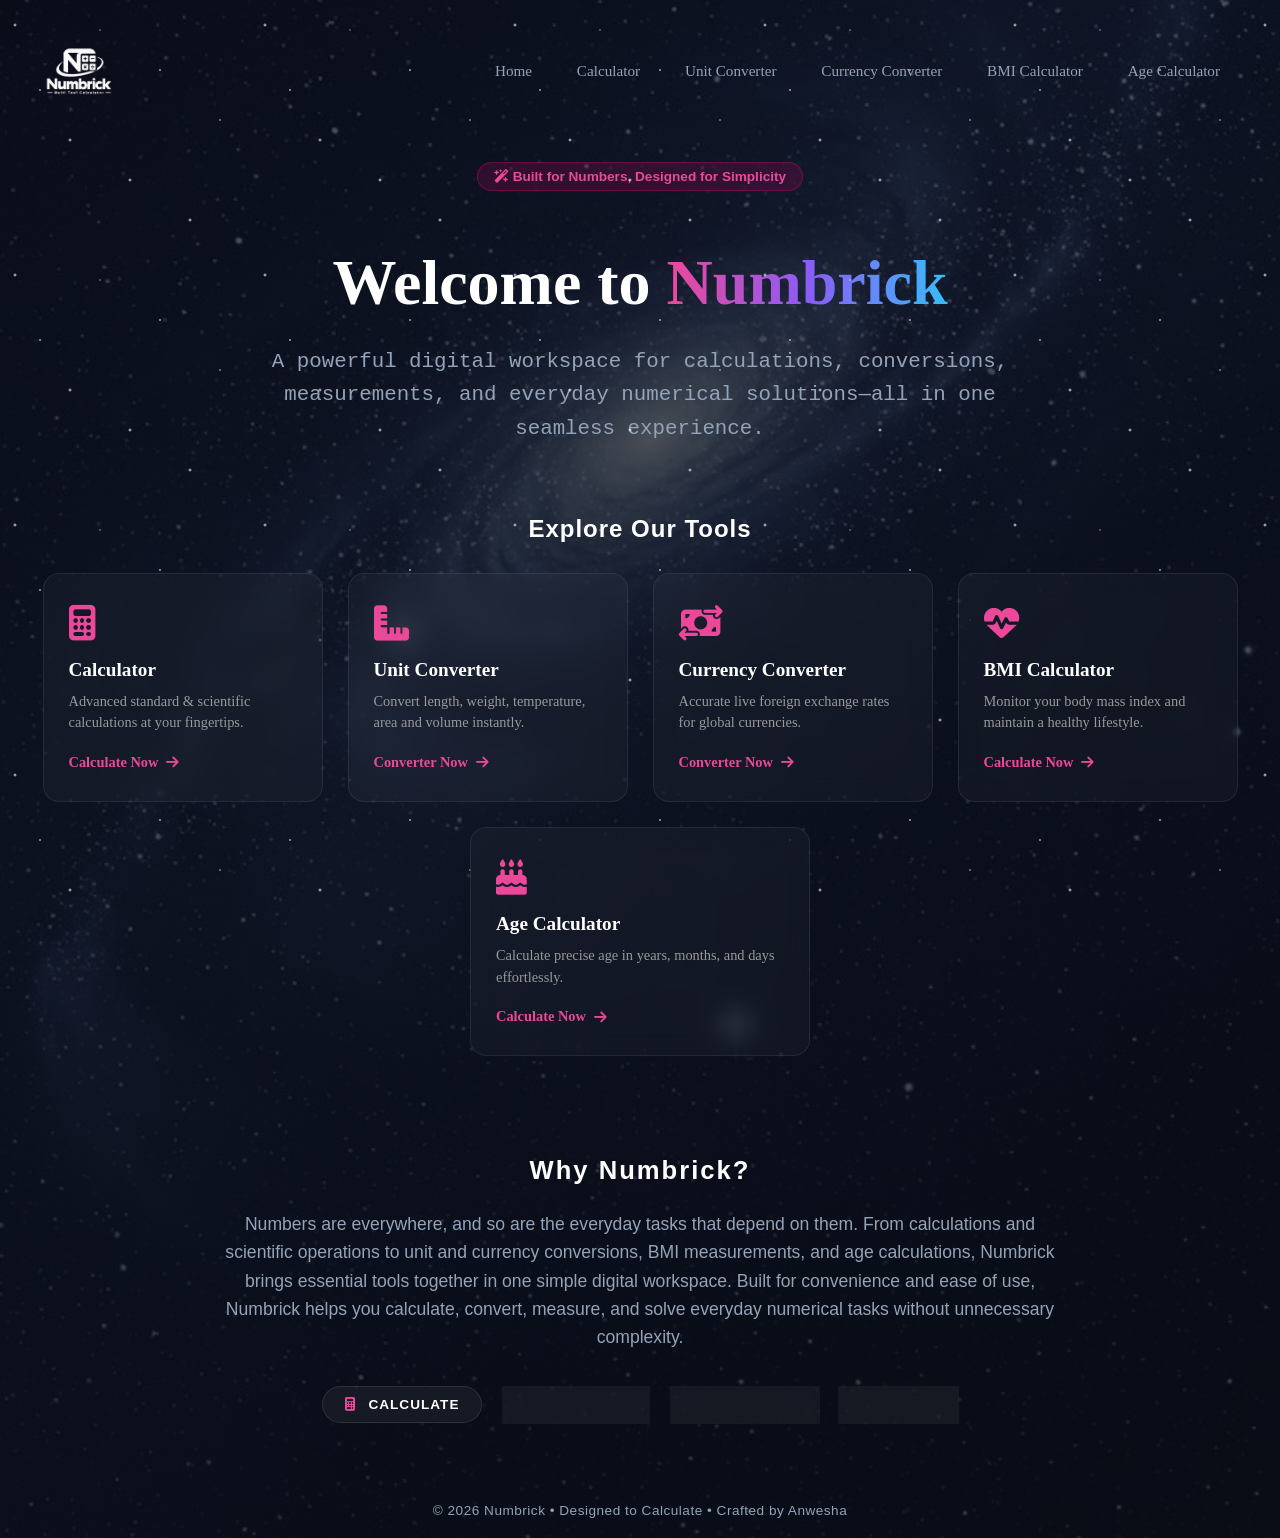
<file: index.html>
<!DOCTYPE html>
<html lang="en">
<head>
    <meta charset="UTF-8">
    <meta name="viewport" content="width=device-width, initial-scale=1.0">
    <link rel="stylesheet" href="https://cdnjs.cloudflare.com/ajax/libs/font-awesome/6.4.0/css/all.min.css">
    <title>Numbrick - Smart Calculation Suite</title>
    <link rel="stylesheet" href="style.css">
</head>
<body>

    <div class="stars"></div>

    <header class="navbar">
        <div class="logo-container">
            <img src="logo.png" alt="Numbrick Logo" class="logo-img">
        </div>
        
        <!-- Mobile Menu Toggle Button -->
        <div class="menu-toggle" id="mobile-menu" onclick="toggleMobileMenu()">
            <i class="fa-solid fa-bars"></i>
        </div>

        <nav class="nav-links" id="nav-links">
            <button class="nav-btn" onclick="window.location.href='index.html'">Home</button>
            <button class="nav-btn" onclick="window.location.href='calc-view.html'">Calculator</button>
            <button class="nav-btn" onclick="window.location.href='unit-view.html'">Unit Converter</button>
            <button class="nav-btn" onclick="window.location.href='curr-view.html'">Currency Converter</button>
            <button class="nav-btn" onclick="window.location.href='bmi-view.html'">BMI Calculator</button>
            <button class="nav-btn" onclick="window.location.href='age-view.html'">Age Calculator</button>
        </nav>
    </header>

    <!-- Modern Hero Section -->
    <section class="modern-hero">
        <div class="hero-badge"><i class="fa-solid fa-wand-magic-sparkles"></i> Built for Numbers, Designed for Simplicity </div>
        <h1>Welcome to <span> Numbrick </span></h1>
        <p>A powerful digital workspace for calculations, conversions, measurements, and everyday numerical solutions—all in one seamless experience. </p>
    </section>

    <!-- Interactive Tools Showcase Grid -->
    <main class="showcase-container">
        <h2 class="showcase-heading">Explore Our Tools</h2>
        
        <div class="modern-grid">
            <div class="modern-card" onclick="window.location.href='calc-view.html'">
                <div class="card-icon"><i class="fa-solid fa-calculator"></i></div>
                <h3>Calculator</h3>
                <p>Advanced standard & scientific calculations at your fingertips.</p>
                <span class="card-link">Calculate Now <i class="fa-solid fa-arrow-right"></i></span>
            </div>

            <div class="modern-card" onclick="window.location.href='unit-view.html'">
                <div class="card-icon"><i class="fa-solid fa-ruler-combined"></i></div>
                <h3>Unit Converter</h3>
                <p>Convert length, weight, temperature, area and volume instantly.</p>
                <span class="card-link">Converter Now <i class="fa-solid fa-arrow-right"></i></span>
            </div>

            <div class="modern-card" onclick="window.location.href='curr-view.html'">
                <div class="card-icon"><i class="fa-solid fa-money-bill-transfer"></i></div>
                <h3>Currency Converter</h3>
                <p>Accurate live foreign exchange rates for global currencies.</p>
                <span class="card-link">Converter Now <i class="fa-solid fa-arrow-right"></i></span>
            </div>

            <div class="modern-card" onclick="window.location.href='bmi-view.html'">
                <div class="card-icon"><i class="fa-solid fa-heart-pulse"></i></div>
                <h3>BMI Calculator</h3>
                <p>Monitor your body mass index and maintain a healthy lifestyle.</p>
                <span class="card-link">Calculate Now <i class="fa-solid fa-arrow-right"></i></span>
            </div>

            <div class="modern-card" onclick="window.location.href='age-view.html'">
                <div class="card-icon"><i class="fa-solid fa-cake-candles"></i></div>
                <h3>Age Calculator</h3>
                <p>Calculate precise age in years, months, and days effortlessly.</p>
                <span class="card-link">Calculate Now <i class="fa-solid fa-arrow-right"></i></span>
            </div>
        </div>
    </main>

    <!-- Why Numbrick Section -->
    <section class="landing-section">
        <h3 class="section-title">Why Numbrick?</h3>
        <p class="why-subtitle">Numbers are everywhere, and so are the everyday tasks that depend on them. From calculations and scientific operations to unit and currency conversions, BMI measurements, and age calculations, Numbrick brings essential tools together in one simple digital workspace. Built for convenience and ease of use, Numbrick helps you calculate, convert, measure, and solve everyday numerical tasks without unnecessary complexity.</p>
        <div class="why-grid">
            <div class="why-badge"><i class="fa-solid fa-calculator"></i> CALCULATE</div>
            <div class="why-badge"><i class="fa-solid fa-arrows-rotate"></i> CONVERT</div>
            <div class="why-badge"><i class="fa-solid fa-ruler"></i> MEASURE</div>
            <div class="why-badge"><i class="fa-solid fa-lightbulb"></i> SOLVE</div>
        </div>
    </section>
    
    <footer class="signature">© 2026 Numbrick • Designed to Calculate • Crafted by Anwesha</footer>

    <script src="script.js"></script>
</body>
</html>
</file>
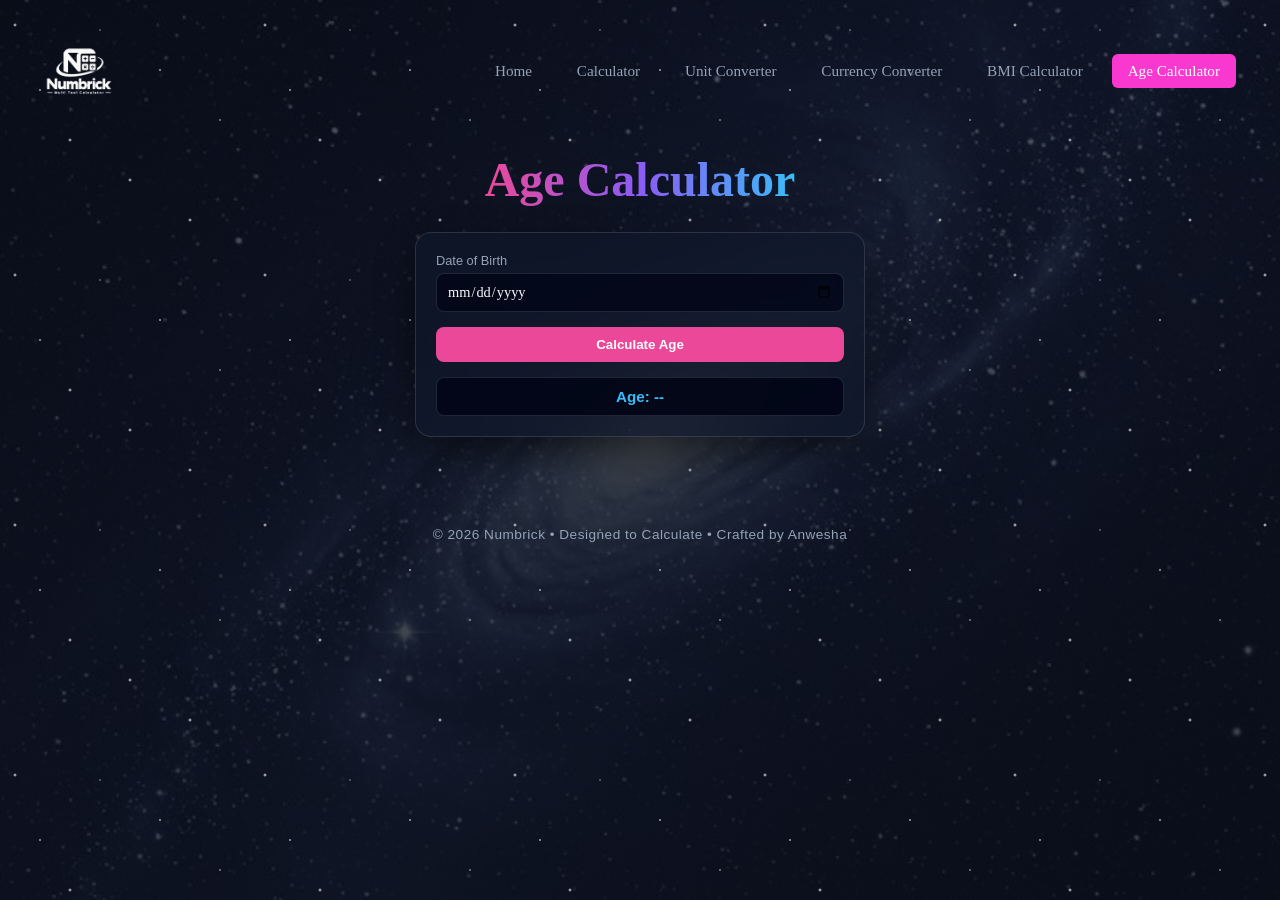
<file: age-view.html>
<!DOCTYPE html>
<html lang="en">
<head>
    <meta charset="UTF-8">
    <meta name="viewport" content="width=device-width, initial-scale=1.0">
    <link rel="stylesheet" href="https://cdnjs.cloudflare.com/ajax/libs/font-awesome/6.4.0/css/all.min.css">
    <title>Numbrick - Age Calculator</title>
    <link rel="stylesheet" href="style.css">
</head>
<body>

    <div class="stars"></div>

    <header class="navbar">
        <div class="logo-container">
            <img src="logo.png" alt="Numbrick Logo" class="logo-img">
        </div>
        
        <!-- Mobile Menu Toggle Button -->
        <div class="menu-toggle" id="mobile-menu" onclick="toggleMobileMenu()">
            <i class="fa-solid fa-bars"></i>
        </div>

        <nav class="nav-links" id="nav-links">
            <button class="nav-btn" onclick="window.location.href='index.html'">Home</button>
            <button class="nav-btn" onclick="window.location.href='calc-view.html'">Calculator</button>
            <button class="nav-btn" onclick="window.location.href='unit-view.html'">Unit Converter</button>
            <button class="nav-btn" onclick="window.location.href='curr-view.html'">Currency Converter</button>
            <button class="nav-btn" onclick="window.location.href='bmi-view.html'">BMI Calculator</button>
            <button class="nav-btn active" onclick="window.location.href='age-view.html'">Age Calculator</button>
        </nav>
    </header>

    <header class="age-dashboard">
        <h1>Age Calculator</h1>
    </header>

    <div class="dashboard age-view-layout">
        <div class="column">
            <div class="panel">
                <div class="form-group">
                    <label>Date of Birth</label>
                    <input type="date" id="birth-date">
                </div>
                <button class="submit-btn" onclick="calculateAge()">Calculate Age</button>
                <div class="result-box" id="age-result">Age: --</div>
            </div>
        </div>
    </div>

    <footer class="signature">© 2026 Numbrick • Designed to Calculate • Crafted by Anwesha</footer>

    <script src="script.js"></script>
</body>
</html>
</file>
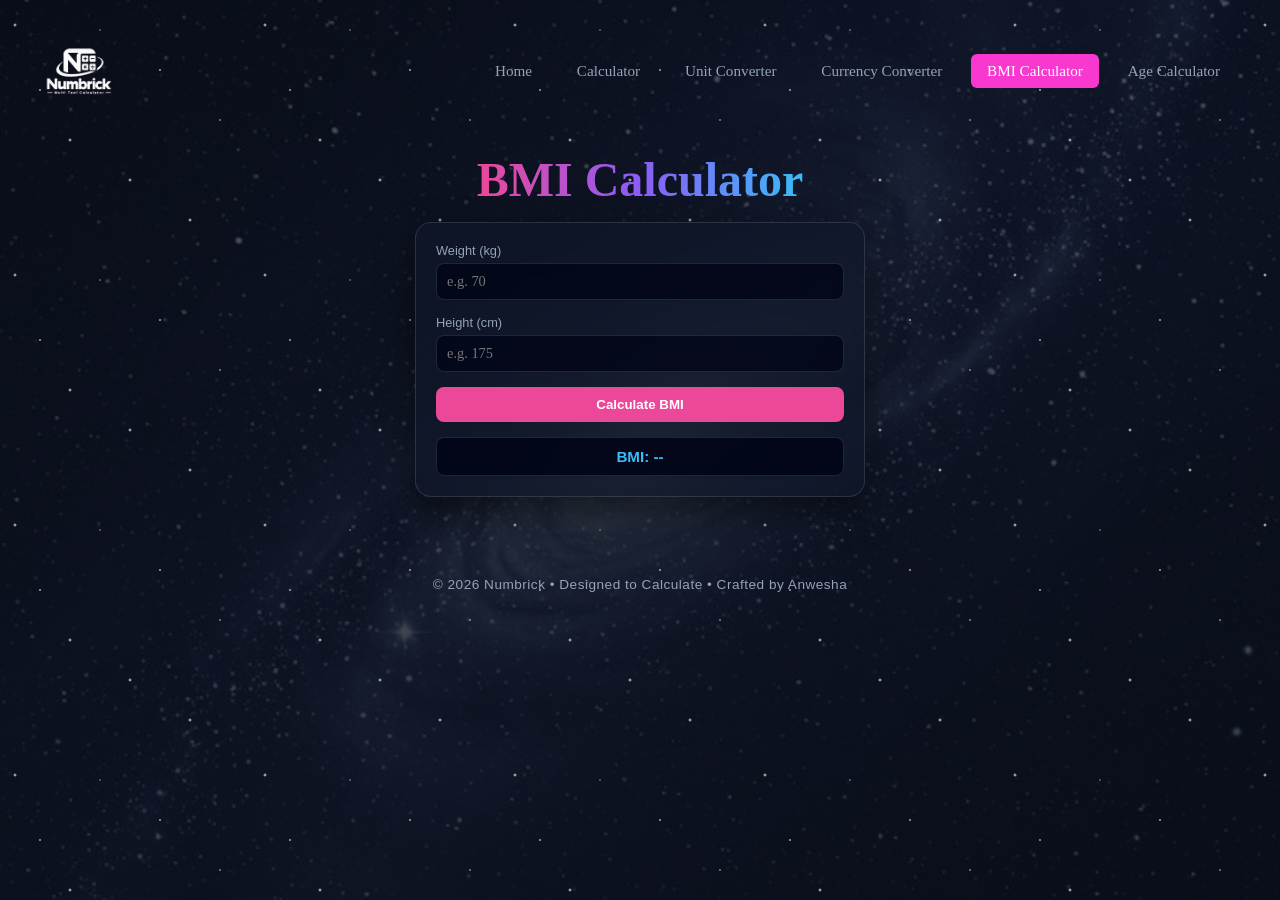
<file: bmi-view.html>
<!DOCTYPE html>
<html lang="en">
<head>
    <meta charset="UTF-8">
    <meta name="viewport" content="width=device-width, initial-scale=1.0">
    <link rel="stylesheet" href="https://cdnjs.cloudflare.com/ajax/libs/font-awesome/6.4.0/css/all.min.css">
    <title>Numbrick - BMI Calculator</title>
    <link rel="stylesheet" href="style.css">
</head>
<body>

    <div class="stars"></div>

    <header class="navbar">
        <div class="logo-container">
            <img src="logo.png" alt="Numbrick Logo" class="logo-img">
        </div>
    
        <div class="menu-toggle" id="mobile-menu" onclick="toggleMobileMenu()">
            <i class="fa-solid fa-bars"></i>
        </div>

        <nav class="nav-links" id="nav-links">
            <button class="nav-btn" onclick="window.location.href='index.html'">Home</button>
            <button class="nav-btn" onclick="window.location.href='calc-view.html'">Calculator</button>
            <button class="nav-btn" onclick="window.location.href='unit-view.html'">Unit Converter</button>
            <button class="nav-btn" onclick="window.location.href='curr-view.html'">Currency Converter</button>
            <button class="nav-btn active" onclick="window.location.href='bmi-view.html'">BMI Calculator</button>
            <button class="nav-btn" onclick="window.location.href='age-view.html'">Age Calculator</button>
        </nav>
    </header>

    <header class="bmi-dashboard">
        <h1>BMI Calculator</h1>
    </header>

    <div class="dashboard bmi-view-layout">
        <div class="column">
            <div class="panel">
                <div class="form-group">
                    <label>Weight (kg)</label>
                    <input type="number" id="bmi-weight" placeholder="e.g. 70">
                </div>
                <div class="form-group">
                    <label>Height (cm)</label>
                    <input type="number" id="bmi-height" placeholder="e.g. 175">
                </div>
                <button class="submit-btn" onclick="calculateBMI()">Calculate BMI</button>
                <div class="result-box" id="bmi-result">BMI: --</div>
            </div>
        </div>
    </div>

    <footer class="signature">© 2026 Numbrick • Designed to Calculate • Crafted by Anwesha</footer>

    <script src="script.js"></script>
</body>
</html>
</file>
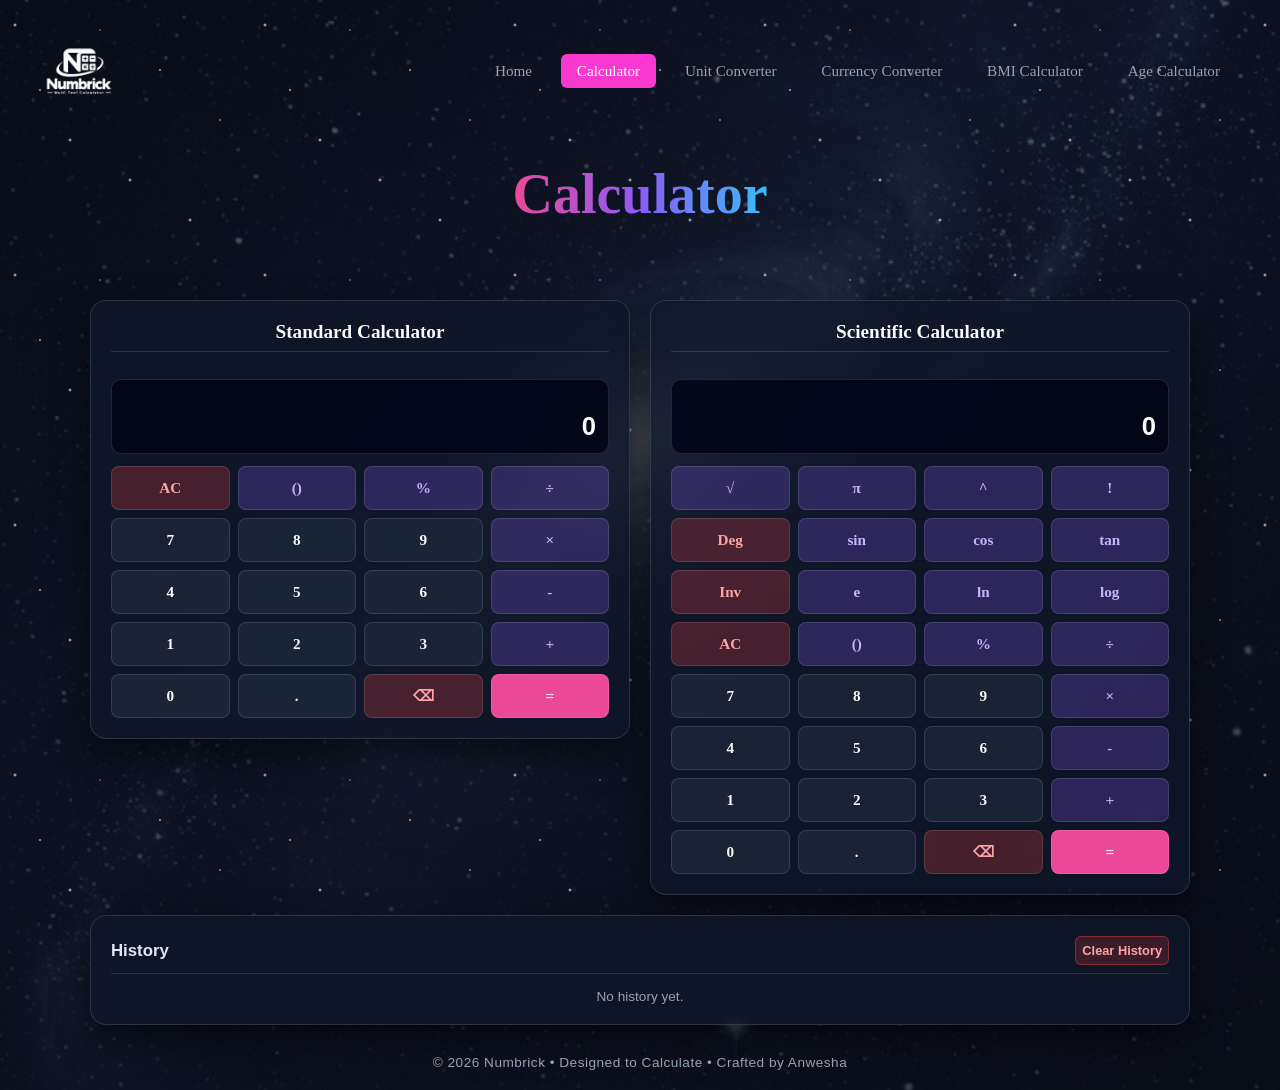
<file: calc-view.html>
<!DOCTYPE html>
<html lang="en">
<head>
    <meta charset="UTF-8">
    <meta name="viewport" content="width=device-width, initial-scale=1.0">
    <link rel="stylesheet" href="https://cdnjs.cloudflare.com/ajax/libs/font-awesome/6.4.0/css/all.min.css">
    <title>Numbrick - Calculator</title>
    <link rel="stylesheet" href="style.css">
</head>
<body>

    <div class="stars"></div>

    <header class="navbar">
        <div class="logo-container">
            <img src="logo.png" alt="Numbrick Logo" class="logo-img">
        </div>
        
        <!-- Mobile Menu Toggle Button -->
        <div class="menu-toggle" id="mobile-menu" onclick="toggleMobileMenu()">
            <i class="fa-solid fa-bars"></i>
        </div>

        <nav class="nav-links" id="nav-links">
            <button class="nav-btn" onclick="window.location.href='index.html'">Home</button>
            <button class="nav-btn active" onclick="window.location.href='calc-view.html'">Calculator</button>
            <button class="nav-btn" onclick="window.location.href='unit-view.html'">Unit Converter</button>
            <button class="nav-btn" onclick="window.location.href='curr-view.html'">Currency Converter</button>
            <button class="nav-btn" onclick="window.location.href='bmi-view.html'">BMI Calculator</button>
            <button class="nav-btn" onclick="window.location.href='age-view.html'">Age Calculator</button>
        </nav>
    </header>

    <div class="calc-dashboard">
        <h1>Calculator</h1>
    </div>

    <div class="dashboard dual-calc-layout">
        <!-- Left Column: Standard Calculator -->
        <div class="column">
            <div class="panel">
                <h3 class="calc-section-title">Standard Calculator</h3>
                <div id="standard-view" class="calc-view active">
                    <div class="display">
                        <div class="history-preview" id="std-history"></div>
                        <div class="current-input" id="std-display">0</div>
                    </div>
                    <div class="keypad">
                        <button class="key action" onclick="clearDisplay()">AC</button>
                        <button class="key operator" onclick="handleStdParentheses()">()</button>
                        <button class="key operator" onclick="appendValue('%')">%</button>
                        <button class="key operator" onclick="appendValue('÷')">÷</button>
                        <button class="key" onclick="appendValue('7')">7</button>
                        <button class="key" onclick="appendValue('8')">8</button>
                        <button class="key" onclick="appendValue('9')">9</button>
                        <button class="key operator" onclick="appendValue('×')">×</button>
                        <button class="key" onclick="appendValue('4')">4</button>
                        <button class="key" onclick="appendValue('5')">5</button>
                        <button class="key" onclick="appendValue('6')">6</button>
                        <button class="key operator" onclick="appendValue('-')">-</button>
                        <button class="key" onclick="appendValue('1')">1</button>
                        <button class="key" onclick="appendValue('2')">2</button>
                        <button class="key" onclick="appendValue('3')">3</button>
                        <button class="key operator" onclick="appendValue('+')">+</button>
                        <button class="key" onclick="appendValue('0')">0</button>
                        <button class="key" onclick="appendValue('.')">.</button>
                        <button class="key action" onclick="deleteChar()">⌫</button>
                        <button class="key equals" onclick="calculateResult()">=</button>
                    </div>
                </div>
            </div>
        </div>

        <!-- Right Column: Scientific Calculator -->
        <div class="column">
            <div class="panel">
                <h3 class="calc-section-title">Scientific Calculator</h3>
                <div id="scientific-view" class="calc-view active">
                    <div class="display">
                        <div class="history-preview" id="sci-history"></div>
                        <div class="current-input" id="sci-display">0</div>
                    </div>
                    <div class="keypad scientific">
                        <button class="key operator" id="btn-sqrt-sq" onclick="handleSqrtSquare()">√</button>
                        <button class="key operator" onclick="sciAppend('π')">π</button>
                        <button class="key operator" onclick="sciAppend('^')">^</button>
                        <button class="key operator" onclick="sciFactorial()">!</button>
                        
                        <button class="key action" id="deg-rad-btn" onclick="toggleAngleMode()">Deg</button>
                        <button class="key operator" id="btn-sin" onclick="handleTrig('sin')">sin</button>
                        <button class="key operator" id="btn-cos" onclick="handleTrig('cos')">cos</button>
                        <button class="key operator" id="btn-tan" onclick="handleTrig('tan')">tan</button>

                        <button class="key action" id="inv-btn" onclick="toggleInverse()">Inv</button>
                        <button class="key operator" onclick="sciAppend('e')">e</button>
                        <button class="key operator" id="btn-ln-ex" onclick="handleLnEx()">ln</button>
                        <button class="key operator" id="btn-log-10x" onclick="handleLog10x()">log</button>

                        <button class="key action" onclick="sciClear()">AC</button>
                        <button class="key operator" onclick="handleParentheses()">()</button>
                        <button class="key operator" onclick="sciAppend('%')">%</button>
                        <button class="key operator" onclick="sciAppend('÷')">÷</button>

                        <button class="key" onclick="sciAppend('7')">7</button>
                        <button class="key" onclick="sciAppend('8')">8</button>
                        <button class="key" onclick="sciAppend('9')">9</button>
                        <button class="key operator" onclick="sciAppend('×')">×</button>

                        <button class="key" onclick="sciAppend('4')">4</button>
                        <button class="key" onclick="sciAppend('5')">5</button>
                        <button class="key" onclick="sciAppend('6')">6</button>
                        <button class="key operator" onclick="sciAppend('-')">-</button>

                        <button class="key" onclick="sciAppend('1')">1</button>
                        <button class="key" onclick="sciAppend('2')">2</button>
                        <button class="key" onclick="sciAppend('3')">3</button>
                        <button class="key operator" onclick="sciAppend('+')">+</button>

                        <button class="key" onclick="sciAppend('0')">0</button>
                        <button class="key" onclick="sciAppend('.')">.</button>
                        <button class="key action" onclick="sciDelete()">⌫</button>
                        <button class="key equals" onclick="sciCalculate()">=</button>
                    </div>
                </div>
            </div>
        </div>

        <!-- Bottom Full-Width History Panel -->
        <div class="column full-width-history">
            <div class="panel">
                <h3>History <button class="clear-history-btn" onclick="clearHistory()">Clear History</button></h3>
                <div class="history-list" id="history-container">
                    <p style="color: var(--text-muted); text-align: center; font-size: 0.85rem;">No history yet.</p>
                </div>
            </div>
        </div>
    </div>
    <footer class="signature">© 2026 Numbrick • Designed to Calculate • Crafted by Anwesha</footer>

    <script src="script.js"></script>
</body>
</html>
</file>
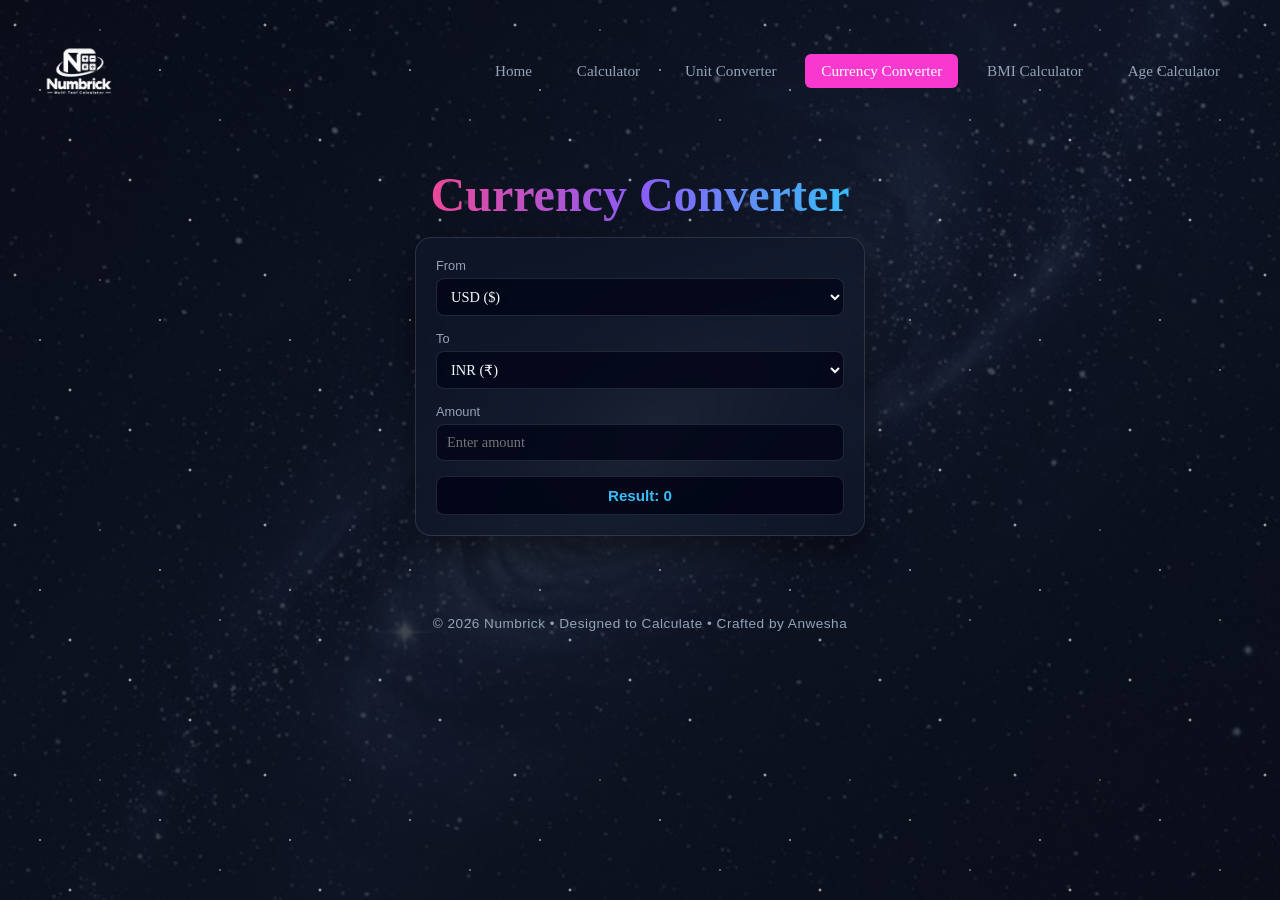
<file: curr-view.html>
<!DOCTYPE html>
<html lang="en">
<head>
    <meta charset="UTF-8">
    <meta name="viewport" content="width=device-width, initial-scale=1.0">
    <link rel="stylesheet" href="https://cdnjs.cloudflare.com/ajax/libs/font-awesome/6.4.0/css/all.min.css">
    <title>Numbrick - Currency Converter</title>
    <link rel="stylesheet" href="style.css">
</head>
<body>

    <div class="stars"></div>

    <header class="navbar">
        <div class="logo-container">
            <img src="logo.png" alt="Numbrick Logo" class="logo-img">
        </div>
        
        <!-- Mobile Menu Toggle Button -->
        <div class="menu-toggle" id="mobile-menu" onclick="toggleMobileMenu()">
            <i class="fa-solid fa-bars"></i>
        </div>

        <nav class="nav-links" id="nav-links">
            <button class="nav-btn" onclick="window.location.href='index.html'">Home</button>
            <button class="nav-btn" onclick="window.location.href='calc-view.html'">Calculator</button>
            <button class="nav-btn" onclick="window.location.href='unit-view.html'">Unit Converter</button>
            <button class="nav-btn active" onclick="window.location.href='curr-view.html'">Currency Converter</button>
            <button class="nav-btn" onclick="window.location.href='bmi-view.html'">BMI Calculator</button>
            <button class="nav-btn" onclick="window.location.href='age-view.html'">Age Calculator</button>
        </nav>
    </header>

    <header class="curr-dashboard">
        <h1>Currency Converter</h1>
    </header>

    <div class="dashboard curr-view-layout">
        <div class="column"> 
            <div class="panel">
                <div class="form-group">
                    <label>From</label>
                    <select id="curr-from" onchange="convertCurrency()">
                        <option value="USD">USD ($)</option>
                        <option value="EUR">EUR (€)</option>
                        <option value="INR">INR (₹)</option>
                        <option value="GBP">GBP (£)</option>
                    </select>
                </div>
                <div class="form-group">
                    <label>To</label>
                    <select id="curr-to" onchange="convertCurrency()">
                        <option value="INR">INR (₹)</option>
                        <option value="USD">USD ($)</option>
                        <option value="EUR">EUR (€)</option>
                        <option value="GBP">GBP (£)</option>
                    </select>
                </div>
                <div class="form-group">
                    <label>Amount</label>
                    <input type="number" id="curr-value" placeholder="Enter amount" oninput="convertCurrency()">
                </div>
                <div class="result-box" id="curr-result">Result: 0</div>
            </div>
        </div>
    </div>

    <footer class="signature">© 2026 Numbrick • Designed to Calculate • Crafted by Anwesha</footer>

    <script src="script.js"></script>
</body>
</html>
</file>
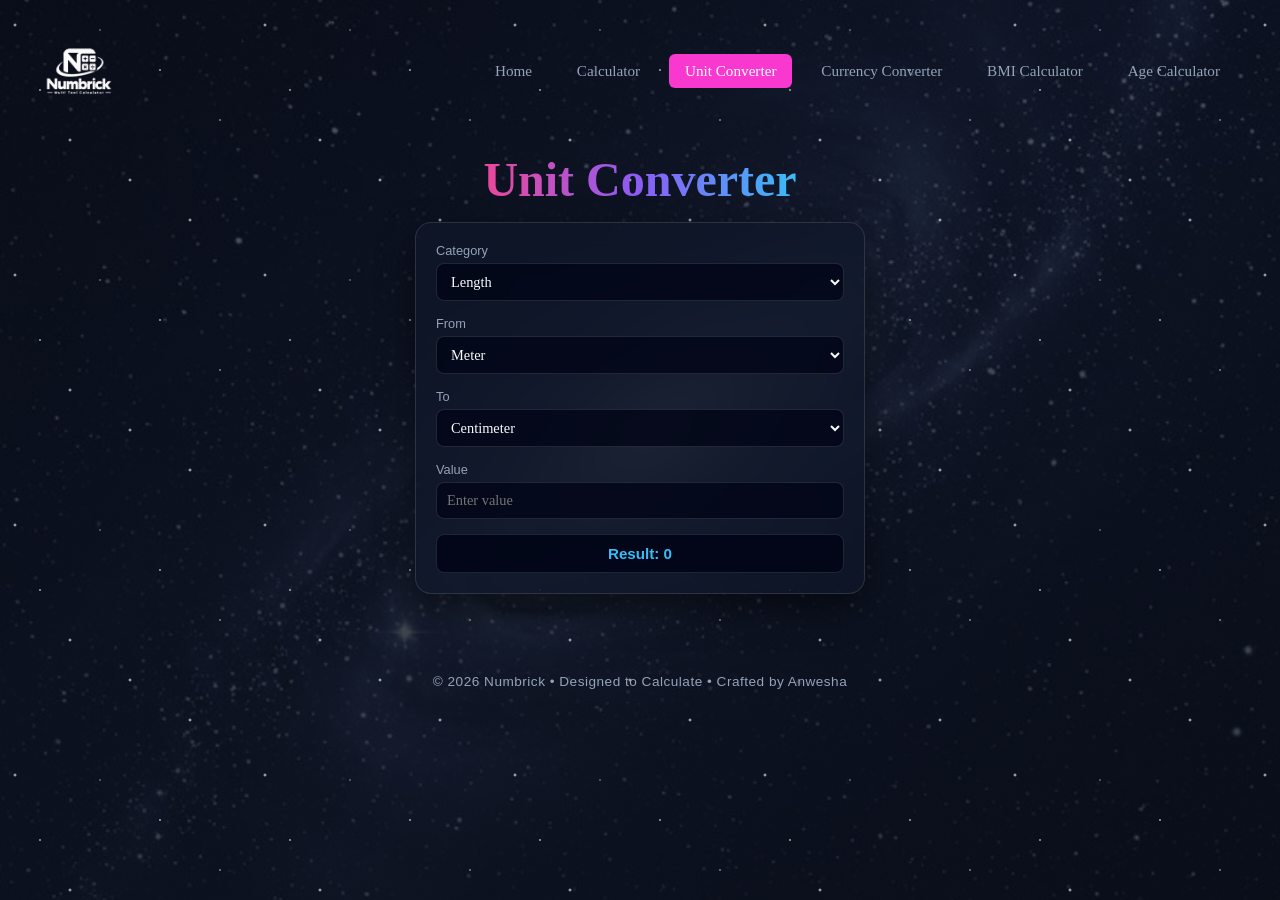
<file: unit-view.html>
<!DOCTYPE html>
<html lang="en">
<head>
    <meta charset="UTF-8">
    <meta name="viewport" content="width=device-width, initial-scale=1.0">
    <link rel="stylesheet" href="https://cdnjs.cloudflare.com/ajax/libs/font-awesome/6.4.0/css/all.min.css">
    <title>Numbrick - Unit Converter</title>
    <link rel="stylesheet" href="style.css">
</head>
<body>

    <div class="stars"></div>

    <header class="navbar">
        <div class="logo-container">
            <img src="logo.png" alt="Numbrick Logo" class="logo-img">
        </div>
        
        <!-- Mobile Menu Toggle Button -->
        <div class="menu-toggle" id="mobile-menu" onclick="toggleMobileMenu()">
            <i class="fa-solid fa-bars"></i>
        </div>

        <nav class="nav-links" id="nav-links">
            <button class="nav-btn" onclick="window.location.href='index.html'">Home</button>
            <button class="nav-btn" onclick="window.location.href='calc-view.html'">Calculator</button>
            <button class="nav-btn active" onclick="window.location.href='unit-view.html'">Unit Converter</button>
            <button class="nav-btn" onclick="window.location.href='curr-view.html'">Currency Converter</button>
            <button class="nav-btn" onclick="window.location.href='bmi-view.html'">BMI Calculator</button>
            <button class="nav-btn" onclick="window.location.href='age-view.html'">Age Calculator</button>
        </nav>
    </header>

    <header class="unit-dashboard">
        <h1>Unit Converter</h1>
    </header>

    <div class="dashboard unit-view-layout">
        <div class="column">
            <div class="panel">
                <div class="form-group">
                    <label>Category</label>
                    <select id="conv-type" onchange="updateUnits()">
                        <option value="length">Length</option>
                        <option value="weight">Weight</option>
                        <option value="temperature">Temperature</option>
                        <option value="area">Area</option>
                        <option value="volume">Volume</option>
                        <option value="time">Time</option>
                        <option value="speed">Speed</option>
                        <option value="data">Data</option>
                    </select>
                </div>
                <div class="form-group">
                    <label>From</label>
                    <select id="conv-from" onchange="convertUnits()"></select>
                </div>
                <div class="form-group">
                    <label>To</label>
                    <select id="conv-to" onchange="convertUnits()"></select>
                </div>
                <div class="form-group">
                    <label>Value</label>
                    <input type="number" id="conv-value" placeholder="Enter value" oninput="convertUnits()">
                </div>
                <div class="result-box" id="conv-result">Result: 0</div>
            </div>
        </div>
    </div>

    <footer class="signature">© 2026 Numbrick • Designed to Calculate • Crafted by Anwesha</footer>

    <script src="script.js"></script>
</body>
</html>
</file>
<file: style.css>
:root {
    --bg-gradient: linear-gradient(135deg, #020617, #0f172a, #1e1b4b);
    --panel-bg: rgba(15, 23, 42, 0.75);
    --accent-color: #ec4899;
    --accent-hover: #db2777;
    --text-color: #f8fafc;
    --text-muted: #94a3b8;
    --btn-bg: rgba(30, 41, 59, 0.8);
    --btn-hover: rgba(51, 65, 85, 0.9);
    --border-color: rgba(255, 255, 255, 0.12);
}

* {
    box-sizing: border-box;
    margin: 0;
    padding: 0;
    font-family: 'Segoe UI', Tahoma, Geneva, Verdana, sans-serif;
}

body {
    background: var(--bg-gradient);
    background-attachment: fixed;
    color: var(--text-color);
    min-height: 100vh;
    display: flex;
    flex-direction: column;
    align-items: center;
    padding: 20px;
    position: relative;
    overflow-x: hidden;
}

body {
    background: linear-gradient(rgba(11, 15, 25, 0.7), rgba(11, 15, 25, 0.8)), url('bg.jpg') no-repeat center center fixed;
    background-size: cover;
    background-color: #0b0f19;
    color: #f8fafc;
}

@keyframes gradientBG {
    0% { background-position: 0% 50%; }
    50% { background-position: 100% 50%; }
    100% { background-position: 0% 50%; }
}

/* Starry Space Background Effect */
.stars {
    position: fixed;
    top: 0;
    left: 0;
    width: 100%;
    height: 100%;
    pointer-events: none;
    background-image: 
        radial-gradient(2px 2px at 15px 25px, #ffffff, rgba(0,0,0,0)),
        radial-gradient(1.5px 1.5px at 40px 90px, #ffffff, rgba(0,0,0,0)),
        radial-gradient(2px 2px at 70px 140px, #ffffff, rgba(0,0,0,0)),
        radial-gradient(1px 1px at 100px 30px, #ffffff, rgba(0,0,0,0)),
        radial-gradient(2px 2px at 130px 180px, #ffffff, rgba(0,0,0,0)),
        radial-gradient(1.5px 1.5px at 160px 70px, #ffffff, rgba(0,0,0,0)),
        radial-gradient(2px 2px at 190px 220px, #ffffff, rgba(0,0,0,0)),
        radial-gradient(1px 1.5px at 220px 120px, #ffffff, rgba(0,0,0,0)),
        radial-gradient(2px 2px at 250px 270px, #ffffff, rgba(0,0,0,0)),
        radial-gradient(1.5px 1.5px at 280px 40px, #ffffff, rgba(0,0,0,0)),
        radial-gradient(2px 2px at 310px 160px, #ffffff, rgba(0,0,0,0)),
        radial-gradient(1px 1px at 340px 240px, #ffffff, rgba(0,0,0,0)),
        radial-gradient(2px 2px at 370px 90px, #ffffff, rgba(0,0,0,0)),
        radial-gradient(1.5px 1.5px at 400px 190px, #ffffff, rgba(0,0,0,0)),
        radial-gradient(2px 2px at 50px 280px, #ffffff, rgba(0,0,0,0)),
        radial-gradient(1px 1px at 110px 330px, #ffffff, rgba(0,0,0,0)),
        radial-gradient(2px 2px at 170px 370px, #ffffff, rgba(0,0,0,0)),
        radial-gradient(1.5px 1.5px at 230px 320px, #ffffff, rgba(0,0,0,0)),
        radial-gradient(2px 2px at 290px 380px, #ffffff, rgba(0,0,0,0)),
        radial-gradient(1px 1px at 350px 340px, #ffffff, rgba(0,0,0,0));
    background-repeat: repeat;
    background-size: 250px 250px;
    opacity: 0.9;
    animation: twinkleStars 3s infinite linear;
    z-index: 0;
}
@keyframes twinkleStars {
    0% {
        opacity: 0.4;
        transform: translateY(0);
    }
    50% {
        opacity: 0.9;
        transform: translateY(-5px);
    }
    100% {
        opacity: 0.4;
        transform: translateY(0);
    }
}

/* Navbar Main Container */
.navbar {
    display: flex;
    justify-content: space-between;
    align-items: center;
    background-color: transparent;
    padding: 1rem 1.5rem;
    position: relative;
    width: 100%;
    box-sizing: border-box;
    top: 0;
    z-index: 100;
}

/* Logo Container */
.logo-container {
    display: flex;
    align-items: center;
    margin-right: 8rem
}

/* Logo Image Styling */
.logo-img {
    height: 70px;
    width: auto;
    object-fit: contain;
    cursor: pointer;
}

/* Navigation Links Wrapper */
.nav-links {
    display: flex;
    gap: 0.8rem;
    align-items: center;
    
    flex-wrap: wrap;
}

/* Navigation Buttons Style */
.nav-btn {
    background: transparent;
    border: none;
    color: #94a3b8;
    padding: 0.5rem 1rem;
    font-size: 0.95rem;
    font-family: "Lucida Handwriting", Times, serif;
    font-weight: 500;
    cursor: pointer;
    border-radius: 6px;
    transition: all 0.3s ease;
}

/* Active State for Buttons */
.nav-btn:hover, .nav-btn.active {
    background-color: #f838cf;
    color: #ffffff;
}

/* Mobile Menu Toggle Icon */
.menu-toggle {
    display: none;
    font-size: 1.5rem;
    color: #f8fafc;
    cursor: pointer;
    z-index: 1001;
}

/* Responsive Styles for Mobile Screens */
@media screen and (max-width: 900px) {
    .menu-toggle {
        display: block; 
    }

    .nav-links {
        display: flex;
        flex-direction: column;
        position: fixed;
        top: 0;
        right: -100%; 
        width: 240px;
        height: 100vh;
        background-color: #1e293b;
        padding: 6rem 1.5rem 2rem 1.5rem;
        box-shadow: -5px 0 15px rgba(0, 0, 0, 0.5);
        gap: 1rem;
        transition: right 0.4s cubic-bezier(0.4, 0, 0.2, 1); 
        z-index: 1000;
    }

    .nav-links.active {
        right: 0;
    }

    .nav-btn {
        width: 100%;
        text-align: center;
        padding: 0.8rem 3rem;
        background-color: rgba(255, 255, 255, 0.03);
    }

    .nav-links.active + .menu-toggle,
    .navbar .menu-toggle {
        position: relative;
    }

}

/* -------------------------- Home Page Header --------------------------------------- */
header {
    text-align: center;
    margin-bottom: 30px;
    z-index: 1;
}

header h1 {
    margin-top: 1rem;
    font-size: 4rem;
    font-family: "Lucida Handwriting", Times, serif;
    background: linear-gradient(to right, #ec4899, #8b5cf6, #38bdf8);
    background-clip: text;
    -webkit-background-clip: text;
    -webkit-text-fill-color: transparent;
    margin-bottom: 2rem;
}

header p {
    color: var(--text-muted);
    font-family: "Garamond", "Courier New", monospace;
    font-size: 1.3rem;
    margin-bottom: 3rem;
}

/* Quick Tags Container */
.quick-tags {
    display: flex;
    justify-content: center;
    gap: 10px;
    margin-top: 15px;
    flex-wrap: wrap;
}

/* Small Transparent Soft Button */
.tag-btn {
    background-color: rgba(255, 255, 255, 0.08); 
    border: 1px solid rgba(255, 255, 255, 0.2);  
    color: #f8fafc;
    padding: 6px 16px;
    font-size: 0.85rem;
    font-family: "Lucida Handwriting", Times, serif;
    border-radius: 20px;                             
    cursor: pointer;
    transition: all 0.3s ease;
}

/* Hover Effect */
.tag-btn:hover {
    background-color: rgba(255, 255, 255, 0.2);
    border-color: #f838c8;
    color: #f838d8;
}

/* Dashboard Multi-Column Layout */
.dashboard {
    display: grid;
    grid-template-columns: 1fr;
    margin-top: 3rem;
    gap: 20px;
    width: 100%;
    max-width: 1100px;
    z-index: 1;
}

@media (min-width: 900px) {
    .dashboard {
        grid-template-columns: 320px 420px 320px;
        margin-top: 12rem; 
    }
}

.column {
    display: flex;
    flex-direction: column;
    gap: 20px;
}

.panel {
    background: var(--panel-bg);
    backdrop-filter: blur(14px);
    border: 1px solid var(--border-color);
    border-radius: 16px;
    padding: 20px;
    box-shadow: 0 15px 35px rgba(0, 0, 0, 0.5);
    display: flex;
    flex-direction: column;
    gap: 15px;
}

.panel h3 {
    font-size: 1.05rem;
    font-family: "Papyrus", Helvetica, sans-serif;
    color: #e2e8f0;
    border-bottom: 1px solid var(--border-color);
    padding-bottom: 8px;
    display: flex;
    justify-content: space-between;
    align-items: center;
}

/* --- Modern Hero Section Styling --- */
.modern-hero {
    text-align: center;
    max-width: 800px;
    margin: 10px auto 40px auto;
    padding: 0 20px;
}

.hero-badge {
    display: inline-block;
    background: rgba(255, 0, 127, 0.15);
    color: var(--accent-color, #ff007f);
    border: 1px solid rgba(255, 0, 127, 0.3);
    padding: 6px 16px;
    border-radius: 20px;
    font-size: 0.85rem;
    font-family: "Lucida Handwriting", Helvetica, sans-serif;
    font-weight: 600;
    margin-bottom: 55px;
    animation: badgeGlow 2s infinite ease-in-out;
}

@keyframes badgeGlow {
    0% {
        box-shadow: 0 0 5px rgba(255, 0, 127, 0.2), inset 0 0 5px rgba(255, 0, 127, 0.1);
        transform: scale(1);
    }
    50% {
        box-shadow: 0 0 20px rgba(255, 0, 127, 0.6), inset 0 0 10px rgba(255, 0, 127, 0.3);
        transform: scale(1.03);
    }
    100% {
        box-shadow: 0 0 5px rgba(255, 0, 127, 0.2), inset 0 0 5px rgba(255, 0, 127, 0.1);
        transform: scale(1);
    }
}

.modern-hero h1 {
    font-size: 4rem;
    color: #fff;
    font-family: "Papyrus", Times, serif;
    margin-bottom: 25px;
}

.modern-hero h1 span {
    background: linear-gradient(to right, #ec4899, #8b5cf6, #38bdf8);
    font-family: "Lucida Handwriting", Times, serif;
    background-clip: text;
    -webkit-background-clip: text;
    -webkit-text-fill-color: transparent;
}

.modern-hero p {
    color: var(--text-muted, #aaa);
    font-size: 1.3rem;
    line-height: 1.6;
    font-family: "Garamond", "Courier New", monospace;
}

/* --- Showcase & Modern Grid Cards Styling --- */
.showcase-container {
    max-width: 1050px;
    margin: 30px auto 50px auto;
    padding: 0 20px;
}

.showcase-heading {
    text-align: center;
    color: #fff;
    font-size: 1.5rem;
    font-family: "Papyrus", Helvetica, sans-serif;
    margin-bottom: 30px;
    letter-spacing: 1px;
}

.modern-grid {
    display: grid;
    grid-template-columns: repeat(4, minmax(280px, 1fr));
    gap: 25px;
    justify-content: center;
    max-width: 700px;
    margin: 0 auto;
}

.modern-card:nth-child(5) {
    grid-column: 1 / -1; 
    max-width: 340px;    
    margin: 0 auto;      
}

.modern-card {
    background: rgba(255, 255, 255, 0.03);
    border: 1px solid rgba(255, 255, 255, 0.08);
    padding: 30px 25px;
    border-radius: 16px;
    cursor: pointer;
    transition: all 0.3s ease;
    backdrop-filter: blur(12px);
    display: flex;
    flex-direction: column;
    justify-content: space-between;
}

.modern-card:hover {
    transform: translateY(-8px);
    background: rgba(255, 255, 255, 0.07);
    border-color: var(--accent-color, #ff007f);
    box-shadow: 0 10px 30px rgba(255, 0, 127, 0.15);
}

.card-icon {
    font-size: 2.2rem;
    color: var(--accent-color, #ff007f);
    margin-bottom: 15px;
}

.modern-card h3 {
    color: #fff;
    font-size: 1.2rem;
    font-family: "Lucida Handwriting", Times, serif;
    margin-bottom: 10px;
}

.modern-card p {
    color: #999;
    font-size: 0.9rem;
    font-family: "Georgia", Times, serif;
    line-height: 1.5;
    margin-bottom: 20px;
}

.card-link {
    color: var(--accent-color, #ff007f);
    font-size: 0.9rem;
    font-family: "Papyrus", Times, serif;
    font-weight: 600;
    display: flex;
    align-items: center;
    gap: 8px;
    transition: gap 0.3s ease;
}

.modern-card:hover .card-link {
    gap: 12px;
}

.home-container {
    max-width: 1000px;
    margin: 20px auto 40px auto;
    padding: 0 20px;
}

.feature-grid {
    display: grid;
    grid-template-columns: repeat(auto-fit, minmax(220px, 1fr));
    gap: 20px;
}

.feature-card {
    background: rgba(255, 255, 255, 0.05);
    border: 1px solid rgba(255, 255, 255, 0.1);
    padding: 20px;
    border-radius: 12px;
    text-align: center;
    cursor: pointer;
    transition: all 0.3s ease;
    backdrop-filter: blur(10px);
}

.feature-card:hover {
    transform: translateY(-5px);
    background: rgba(255, 255, 255, 0.1);
    border-color: var(--accent-color, #ff007f);
}

.feature-card i {
    font-size: 2rem;
    color: var(--accent-color, #ff007f);
    margin-bottom: 12px;
}

.feature-card h3 {
    font-size: 1.1rem;
    font-family: "Lucida Handwriting", Times, serif;
    color: #fff;
    margin-bottom: 8px;
}

.feature-card p {
    font-size: 0.85rem;
    color: #aaa;
    line-height: 1.4;
}

.landing-main {
    max-width: 900px;
    margin: 0 auto;
    padding: 20px;
}

.landing-section {
    max-width: 900px;
    margin: 50px auto;
    text-align: center;
    padding: 0 20px;
}

.section-title {
    font-size: 1.6rem;
    font-family: "Papyrus", Helvetica, sans-serif;
    color: #fff;
    margin-bottom: 25px;
    letter-spacing: 2px;
}

.why-subtitle {
    color: var(--text-muted, #aaa);
    font-size: 1.1rem;
    font-family: "Papyrus", Helvetica, sans-serif;
    line-height: 1.6;
    margin-bottom: 35px;
    max-width: 1000px;
    margin-left: auto;
    margin-right: auto;
}

.why-grid {
    display: flex;
    justify-content: center;
    gap: 20px;
    flex-wrap: wrap;
}

.why-badge {
    background: rgba(255, 255, 255, 0.05);
    border: 1px solid rgba(255, 255, 255, 0.1);
    padding: 10px 22px;
    border-radius: 30px;
    color: #fff;
    font-size: 0.85rem;
    font-family: "Georgia", Helvetica, sans-serif;
    font-weight: 600;
    letter-spacing: 1px;
    backdrop-filter: blur(12px);
    transition: all 0.3s ease;
}

.why-badge:hover {
    background: rgba(255, 255, 255, 0.09);
    border-color: var(--accent-color, #ff007f);
    transform: translateY(-3px);
    box-shadow: 0 5px 15px rgba(255, 0, 127, 0.2);
}

.why-badge i {
    color: var(--accent-color, #ff007f);
    margin-right: 8px;
}

.cta-section {
    text-align: center;
    background: rgba(255, 255, 255, 0.03);
    border: 1px solid rgba(255, 255, 255, 0.08);
    padding: 40px 20px;
    border-radius: 16px;
    margin: 40px 0;
}

.cta-section h2 {
    color: #fff;
    font-size: 1.6rem;
    margin-bottom: 10px;
}

.cta-section p {
    color: #aaa;
    margin-bottom: 20px;
}

.cta-btn {
    background: var(--accent-color, #ff007f);
    color: white;
    border: none;
    padding: 12px 30px;
    font-size: 1rem;
    border-radius: 30px;
    cursor: pointer;
    transition: transform 0.3s ease;
}

.cta-btn:hover {
    transform: scale(1.05);
}

/* --- Mobile Responsive Fix for Modern Grid --- */
@media (max-width: 768px) {
    .modern-grid {
        grid-template-columns: 1fr !important; 
        max-width: 100% !important;
        padding: 0 15px;
    }
    
    .modern-card:nth-child(5) {
        grid-column: span 1 !important; 
        max-width: 100% !important;
    }
}

/*------------------------------------- Calc-view page Style ----------------------------------------*/

/* Calculator Page Dashboard Header Style */
.calc-dashboard {
    text-align: center;
    margin: 10px auto;
    z-index: 1;
    position: relative;
}

.calc-dashboard h1 {
    margin-top: 0rem;
    font-size: 3.5rem; 
    font-family: "Papyrus", Times, serif;
    background: linear-gradient(to right, #ec4899, #8b5cf6, #38bdf8);
    background-clip: text;
    -webkit-background-clip: text;
    -webkit-text-fill-color: transparent;
    margin-bottom: 4rem;
}

/* Calculator Tabs inside Central Box */
.calc-tabs {
    display: flex;
    background: rgba(2, 6, 23, 0.6);
    border-radius: 8px;
    padding: 3px;
    gap: 3px;
}

.calc-tab-btn {
    flex: 1;
    background: none;
    border: none;
    color: var(--text-muted);
    padding: 8px;
    font-size: 0.95rem;
    font-family: "Papyrus", Helvetica, sans-serif;
    font-weight: 600;
    border-radius: 6px;
    cursor: pointer;
    transition: 0.2s;
}

.calc-tab-btn.active {
    background: var(--accent-color);
    color: white;
}

.calc-view {
    display: none;
    flex-direction: column;
    gap: 12px;
}

.calc-view.active {
    display: flex;
}

/* Display Screen */
.display {
    background: rgba(2, 6, 23, 0.9);
    border: 1px solid var(--border-color);
    border-radius: 10px;
    padding: 12px;
    text-align: right;
    min-height: 75px;
    display: flex;
    flex-direction: column;
    justify-content: space-between;
}

.history-preview {
    font-size: 0.75rem;
    color: var(--text-muted);
    word-break: break-all;
}

.current-input {
    font-size: 1.6rem;
    font-family: "Garamond", Helvetica, sans-serif;
    font-weight: 700;
    word-break: break-all;
}

/* Keypads */
.keypad {
    display: grid;
    grid-template-columns: repeat(4, 1fr);
    gap: 8px;
}

.keypad.scientific {
    grid-template-columns: repeat(4, 1fr);
}

button.key {
    background: var(--btn-bg);
    border: 1px solid var(--border-color);
    color: var(--text-color);
    padding: 12px 0;
    font-size: 0.95rem;
    font-family: "Times New Roman", Helvetica, sans-serif;
    font-weight: 600;
    border-radius: 8px;
    cursor: pointer;
    transition: 0.15s;
}

button.key:hover {
    background: var(--btn-hover);
}

.key.operator {
    background: rgba(139, 92, 246, 0.25);
    color: #c4b5fd;
}

.key.action {
    background: rgba(239, 68, 68, 0.25);
    color: #fca5a5;
}

.key.equals {
    background: var(--accent-color);
    color: white;
    grid-column: span 1;
}

.key.equals:hover {
    background: var(--accent-hover);
}

/* Forms & Inputs */
.form-group {
    display: flex;
    flex-direction: column;
    gap: 5px;
}

.form-group label {
    font-size: 0.8rem;
    font-family: "Lucida Handwriting", Helvetica, sans-serif;
    color: var(--text-muted);
}

.form-group input, .form-group select {
    background: rgba(2, 6, 23, 0.8);
    border: 1px solid var(--border-color);
    color: var(--text-color);
    padding: 9px 10px;
    border-radius: 8px;
    font-size: 0.9rem;
    font-family: "Times New Roman", Helvetica, sans-serif;
    outline: none;
}

.form-group input:focus, .form-group select:focus {
    border-color: var(--accent-color);
}

.submit-btn {
    background: var(--accent-color);
    color: white;
    border: none;
    padding: 10px;
    border-radius: 8px;
    font-weight: 600;
    cursor: pointer;
    transition: 0.2s;
}

.submit-btn:hover {
    background: var(--accent-hover);
}

.result-box {
    background: rgba(2, 6, 23, 0.9);
    border: 1px solid var(--border-color);
    padding: 10px;
    border-radius: 8px;
    text-align: center;
    font-size: 0.95rem;
    font-family: "Georgia", Helvetica, sans-serif;
    font-weight: 600;
    color: #38bdf8;
}

/* History Box */
.history-list {
    max-height: 180px;
    overflow-y: auto;
    display: flex;
    flex-direction: column;
    gap: 6px;
}

.history-item {
    background: rgba(2, 6, 23, 0.6);
    padding: 8px;
    border-radius: 6px;
    border: 1px solid var(--border-color);
    font-size: 0.85rem;
     font-family: "Lucida Handwriting", Helvetica, sans-serif;
    display: flex;
    justify-content: space-between;
}

.clear-history-btn {
    background: rgba(239, 68, 68, 0.2);
    border: 1px solid rgba(239, 68, 68, 0.4);
    color: #fca5a5;
    padding: 6px;
    border-radius: 6px;
    cursor: pointer;
    font-size: 0.8rem;
    font-family: "Papyrus", Helvetica, sans-serif;
    font-weight: 600;
}

footer.signature {
    margin-top: 30px;
    font-size: 0.85rem;
    font-family: "Lucida Handwriting", Helvetica, sans-serif;
    color: var(--text-muted);
    letter-spacing: 0.5px;
    z-index: 1;
}

/*--------------------- Calc-view ---------------------------- */
.dual-calc-layout {
    display: grid;
    grid-template-columns: 1fr 1fr; 
    gap: 20px;
    max-width: 1100px;
    margin: 0 auto;
}

.full-width-history {
    grid-column: span 2;
}

.calc-section-title {
    display: flex !important;
    justify-content: center !important;
    align-items: center !important;
    text-align: center !important;
    width: 100% !important;
    font-size: 1.2rem !important;
    font-family: "Papyrus", Times, serif !important;
    color: #f8fafc !important;
    margin-bottom: 12px !important;
    border-bottom: 1px solid var(--border-color);
    padding-bottom: 6px;
}
  
@media (max-width: 768px) {
    .dual-calc-layout {
        grid-template-columns: 1fr; 
    }
    .full-width-history {
        grid-column: span 1;
    }
}

/*-------------------------- Currency Converter Custom Layout --------------------------------*/
.curr-dashboard {
    text-align: center;
    margin-top: 15px;
    margin-bottom: 5px; 
    z-index: 1;
    position: relative;
}

.curr-dashboard h1 {
    font-size: 3rem; 
    font-family: "Papyrus", Times, serif;
    margin: 0;
    background: linear-gradient(to right, #ec4899, #8b5cf6, #38bdf8);
    background-clip: text;
    -webkit-background-clip: text;
    -webkit-text-fill-color: transparent;
}

.dashboard.curr-view-layout {
    display: flex;
    justify-content: center;
    align-items: flex-start;
    padding: 10px 20px;
    margin-top: 0px;
}

.dashboard.curr-view-layout .column {
    width: 100%;
    max-width: 450px;
    margin: 0 auto;
    margin-bottom: 40px;
}


/*-------------------------- Age-view Custom Layout --------------------------------*/
.age-dashboard {
    text-align: center;
    margin-top: 0px;
    margin-bottom: 0px; 
    z-index: 1;
    position: relative;
}

.age-dashboard h1 {
    font-size: 3rem; 
    font-family: "Papyrus", Times, serif;
    margin: 0;
    background: linear-gradient(to right, #ec4899, #8b5cf6, #38bdf8);
    background-clip: text;
    -webkit-background-clip: text;
    -webkit-text-fill-color: transparent;
    margin-bottom: 15px;
}

.dashboard.age-view-layout {
    display: flex;
    justify-content: center;
    align-items: flex-start;
    padding: 10px 20px;
    margin-top: 0px;
    margin-bottom: 50px;
}

.dashboard.age-view-layout .column {
    width: 100%;
    max-width: 450px;
    margin: 0 auto;
}


/*-------------------------- Unit-view Custom Layout --------------------------------*/
.unit-dashboard {
    text-align: center;
    margin-top: 0px;
    margin-bottom: 5px; 
    z-index: 1;
    position: relative;
}

.unit-dashboard h1 {
    font-size: 3rem;
    font-family: "Papyrus", Times, serif; 
    margin: 0;
    background: linear-gradient(to right, #ec4899, #8b5cf6, #38bdf8);
    background-clip: text;
    -webkit-background-clip: text;
    -webkit-text-fill-color: transparent;
}

.dashboard.unit-view-layout {
    display: flex;
    justify-content: center;
    align-items: flex-start;
    padding: 10px 20px;
    margin-top: 0px;
}

.dashboard.unit-view-layout .column {
    width: 100%;
    max-width: 450px;
    margin: 0 auto;
    margin-bottom: 40px;
}


/*-------------------------- BMI-view Custom Layout --------------------------------*/
.bmi-dashboard {
    text-align: center;
    margin-top: 0px;
    margin-bottom: 5px; 
    z-index: 1;
    position: relative;
}

.bmi-dashboard h1 {
    font-size: 3rem; 
    font-family: "Papyrus", Times, serif; 
    margin: 0;
    background: linear-gradient(to right, #ec4899, #8b5cf6, #38bdf8);
    background-clip: text;
    -webkit-background-clip: text;
    -webkit-text-fill-color: transparent;
}

.dashboard.bmi-view-layout {
    display: flex;
    justify-content: center;
    align-items: flex-start;
    padding: 10px 20px;
    margin-top: 0px;
}

.dashboard.bmi-view-layout .column {
    width: 100%;
    max-width: 450px;
    margin: 0 auto;
    margin-bottom: 40px;
}
</file>
